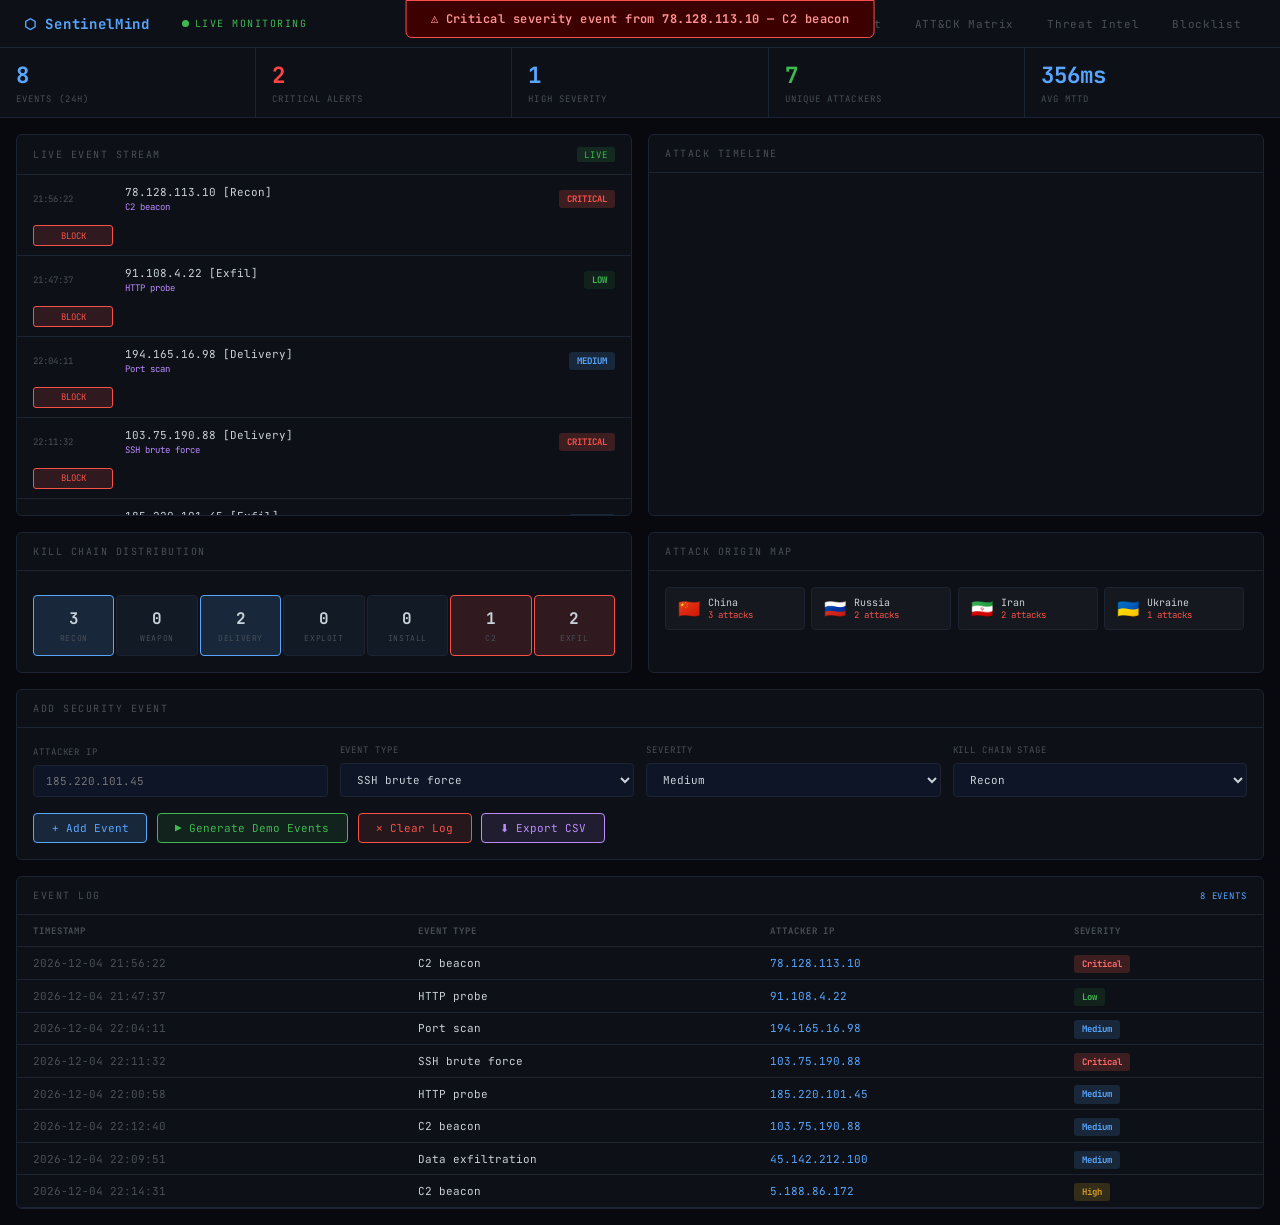
<file: index.html>
<!DOCTYPE html>
<html lang="en">
<head>
  <meta charset="UTF-8">
  <meta name="viewport" content="width=device-width, initial-scale=1.0">
  <title>SentinelMind — SOC Dashboard</title>
  <link href="https://fonts.googleapis.com/css2?family=JetBrains+Mono:wght@400;500&display=swap" rel="stylesheet">
  <link rel="stylesheet" href="css/dashboard.css">
</head>
<body>
  <div id="alertBanner" style="display:none;position:fixed;top:0;left:50%;transform:translateX(-50%);z-index:999;background:#3d0000;border:1px solid #f85149;color:#ff9492;padding:10px 24px;border-radius:0 0 6px 6px;font-size:12px;font-weight:600;letter-spacing:.04em"></div>

  <nav class="topnav">
    <div class="nav-brand">⬡ SentinelMind</div>
    <div class="nav-status">
      <span class="live-dot"></span> LIVE MONITORING
    </div>
    <div class="nav-tabs">
      <button class="tab active" data-view="overview">Overview</button>
      <button class="tab" data-view="threats">Threats</button>
      <button class="tab" data-view="honeypot">Honeypot</button>
      <button class="tab" data-view="mitre">ATT&CK Matrix</button>
      <button class="tab" data-view="intel">Threat Intel</button>
      <button class="tab" data-view="blocklist">Blocklist</button>
    </div>
  </nav>

  <!-- KPI BAR -->
  <div class="kpi-bar">
    <div class="kpi kpi-clickable" onclick="toggleFilter('all')" id="kpib-all"><span class="kpi-num" id="kpi-events">0</span><span class="kpi-lbl">Events (24h)</span></div>
    <div class="kpi kpi-critical kpi-clickable" onclick="toggleFilter('Critical')" id="kpib-critical"><span class="kpi-num" id="kpi-critical">0</span><span class="kpi-lbl">Critical Alerts</span></div>
    <div class="kpi kpi-clickable" onclick="toggleFilter('High')" id="kpib-high"><span class="kpi-num" id="kpi-attackers">0</span><span class="kpi-lbl">High Severity</span></div>
    <div class="kpi kpi-green kpi-clickable" onclick="toggleFilter('unique')" id="kpib-unique"><span class="kpi-num" id="kpi-detect">0</span><span class="kpi-lbl">Unique Attackers</span></div>
    <div class="kpi"><span class="kpi-num" id="kpi-mttd">0ms</span><span class="kpi-lbl">Avg MTTD</span></div>
  </div>

  <main class="main-content">

    <!-- VIEW: OVERVIEW -->
    <div id="view-overview" class="view active">
      <div class="dash-grid">
        <div class="panel panel-feed">
          <div class="panel-header">
            <span>Live Event Stream</span>
            <span class="badge-live">LIVE</span>
          </div>
          <div class="event-feed" id="eventFeed"></div>
        </div>
        <div class="panel">
          <div class="panel-header">Attack Timeline</div>
          <canvas id="timelineCanvas" style="padding:1rem"></canvas>
        </div>
        <div class="panel">
          <div class="panel-header">Kill Chain Distribution</div>
          <div class="kill-chain" id="killChain"></div>
        </div>
        <div class="panel">
          <div class="panel-header">Attack Origin Map</div>
          <div id="geoGrid" style="padding:1rem;display:flex;flex-wrap:wrap;gap:.4rem;align-content:flex-start"></div>
        </div>
      </div>

      <!-- ADD EVENT FORM -->
      <div class="panel" style="margin-top:1rem">
        <div class="panel-header">Add Security Event</div>
        <div style="padding:1rem;display:grid;grid-template-columns:1fr 1fr 1fr 1fr;gap:.75rem;align-items:end">
          <div>
            <div style="font-size:9px;color:var(--muted);text-transform:uppercase;letter-spacing:.1em;margin-bottom:.4rem">Attacker IP</div>
            <input id="f-ip" type="text" placeholder="185.220.101.45" style="width:100%;background:#0d1526;border:1px solid var(--border);color:var(--text);padding:.5rem .75rem;border-radius:4px;font-family:'JetBrains Mono',monospace;font-size:11px;outline:none" onfocus="this.style.borderColor='var(--accent)'" onblur="this.style.borderColor='var(--border)'">
          </div>
          <div>
            <div style="font-size:9px;color:var(--muted);text-transform:uppercase;letter-spacing:.1em;margin-bottom:.4rem">Event Type</div>
            <select id="f-type" style="width:100%;background:#0d1526;border:1px solid var(--border);color:var(--text);padding:.5rem .75rem;border-radius:4px;font-family:'JetBrains Mono',monospace;font-size:11px;outline:none">
              <option>SSH brute force</option>
              <option>Port scan</option>
              <option>HTTP probe</option>
              <option>C2 beacon</option>
              <option>Data exfiltration</option>
              <option>Lateral movement</option>
              <option>Privilege escalation</option>
              <option>Malware download</option>
            </select>
          </div>
          <div>
            <div style="font-size:9px;color:var(--muted);text-transform:uppercase;letter-spacing:.1em;margin-bottom:.4rem">Severity</div>
            <select id="f-sev" style="width:100%;background:#0d1526;border:1px solid var(--border);color:var(--text);padding:.5rem .75rem;border-radius:4px;font-family:'JetBrains Mono',monospace;font-size:11px;outline:none">
              <option>Low</option><option selected>Medium</option><option>High</option><option>Critical</option>
            </select>
          </div>
          <div>
            <div style="font-size:9px;color:var(--muted);text-transform:uppercase;letter-spacing:.1em;margin-bottom:.4rem">Kill Chain Stage</div>
            <select id="f-stage" style="width:100%;background:#0d1526;border:1px solid var(--border);color:var(--text);padding:.5rem .75rem;border-radius:4px;font-family:'JetBrains Mono',monospace;font-size:11px;outline:none">
              <option>Recon</option><option>Weapon</option><option>Delivery</option>
              <option>Exploit</option><option>Install</option><option>C2</option><option>Exfil</option>
            </select>
          </div>
        </div>
        <div style="padding:0 1rem 1rem;display:flex;gap:.6rem;flex-wrap:wrap">
          <button onclick="addManualEvent()" style="background:rgba(88,166,255,.15);border:1px solid var(--accent);color:var(--accent);padding:.45rem 1.1rem;border-radius:4px;font-family:'JetBrains Mono',monospace;font-size:11px;cursor:pointer">+ Add Event</button>
          <button onclick="generateDemoEvents()" style="background:rgba(63,185,80,.1);border:1px solid var(--green);color:var(--green);padding:.45rem 1.1rem;border-radius:4px;font-family:'JetBrains Mono',monospace;font-size:11px;cursor:pointer">▶ Generate Demo Events</button>
          <button onclick="clearAllEvents()" style="background:rgba(248,81,73,.1);border:1px solid var(--red);color:var(--red);padding:.45rem 1.1rem;border-radius:4px;font-family:'JetBrains Mono',monospace;font-size:11px;cursor:pointer">✕ Clear Log</button>
          <button onclick="exportCSV()" style="background:rgba(188,140,255,.1);border:1px solid var(--purple);color:var(--purple);padding:.45rem 1.1rem;border-radius:4px;font-family:'JetBrains Mono',monospace;font-size:11px;cursor:pointer">⬇ Export CSV</button>
        </div>
      </div>

      <!-- EVENT LOG TABLE -->
      <div class="panel" style="margin-top:1rem">
        <div class="panel-header">
          <span>Event Log</span>
          <span id="filterLabel" style="color:var(--accent);font-size:9px;letter-spacing:.1em"></span>
        </div>
        <div style="overflow-x:auto">
          <table style="width:100%;border-collapse:collapse">
            <thead>
              <tr>
                <th style="font-size:9px;color:var(--muted);text-transform:uppercase;letter-spacing:.1em;padding:.6rem 1rem;text-align:left;border-bottom:1px solid var(--border)">Timestamp</th>
                <th style="font-size:9px;color:var(--muted);text-transform:uppercase;letter-spacing:.1em;padding:.6rem 1rem;text-align:left;border-bottom:1px solid var(--border)">Event Type</th>
                <th style="font-size:9px;color:var(--muted);text-transform:uppercase;letter-spacing:.1em;padding:.6rem 1rem;text-align:left;border-bottom:1px solid var(--border)">Attacker IP</th>
                <th style="font-size:9px;color:var(--muted);text-transform:uppercase;letter-spacing:.1em;padding:.6rem 1rem;text-align:left;border-bottom:1px solid var(--border)">Severity</th>
              </tr>
            </thead>
            <tbody id="eventTableBody"></tbody>
          </table>
          <div id="eventTableEmpty" style="text-align:center;padding:2rem;color:var(--muted);font-size:11px">No events yet. Add one above or generate demo data.</div>
        </div>
      </div>
    </div>

    <!-- VIEW: THREATS -->
    <div id="view-threats" class="view">
      <div class="panel">
        <div class="panel-header">Active Threat Campaigns</div>
        <div id="threatsList"></div>
      </div>
    </div>

    <!-- VIEW: HONEYPOT -->
    <div id="view-honeypot" class="view">
      <div class="dash-grid">
        <div class="panel"><div class="panel-header">SSH Honeypot Sessions</div><div id="sshSessions"></div></div>
        <div class="panel"><div class="panel-header">HTTP Probe Log</div><div id="httpProbes"></div></div>
      </div>
    </div>

    <!-- VIEW: MITRE MATRIX -->
    <div id="view-mitre" class="view">
      <div class="panel">
        <div class="panel-header">MITRE ATT&CK Coverage Heatmap</div>
        <div id="mitreMatrix" class="mitre-matrix"></div>
      </div>
    </div>

    <!-- VIEW: INTEL -->
    <div id="view-intel" class="view">
      <div class="dash-grid">
        <div class="panel">
          <div class="panel-header">IOC Lookup</div>
          <div style="padding:1rem">
            <input id="iocInput" placeholder="Enter IP / hash / domain..." style="width:100%;background:#0d1526;border:1px solid var(--border);color:var(--text);padding:.65rem 1rem;border-radius:4px;font-family:'JetBrains Mono',monospace;font-size:11px;outline:none;box-sizing:border-box;margin-bottom:.75rem" onfocus="this.style.borderColor='var(--accent)'" onblur="this.style.borderColor='var(--border)'"/>
            <button onclick="checkIOC()" style="background:rgba(88,166,255,.15);border:1px solid var(--accent);color:var(--accent);padding:.45rem 1.1rem;border-radius:4px;font-family:'JetBrains Mono',monospace;font-size:11px;cursor:pointer">Check IOC</button>
          </div>
          <div id="iocResult"></div>
        </div>
        <div class="panel">
          <div class="panel-header">Feed Summary</div>
          <div id="feedSummary"></div>
        </div>
      </div>
    </div>

    <!-- VIEW: BLOCKLIST -->
    <div id="view-blocklist" class="view">
      <div class="panel">
        <div class="panel-header">
          <span>Blocked IPs</span>
          <span id="blockedCount" style="color:var(--red);font-size:9px">0 blocked</span>
        </div>
        <div style="padding:1rem;color:var(--muted);font-size:10px;border-bottom:1px solid var(--border)">
          Click <strong style="color:var(--red)">BLOCK</strong> on any event in the Live Event Stream to add an IP. Blocked IPs are flagged across the entire event log.
        </div>
        <div id="blocklistPanel"></div>
      </div>
    </div>

  </main>

  <script src="js/charts.js"></script>
  <script src="js/mitre.js"></script>
  <script src="js/threatmap.js"></script>
  <script src="js/app.js"></script>
</body>
</html>
</file>
<file: css/dashboard.css>
:root {
  --bg: #07090f;
  --panel: #0d1117;
  --border: #1c2333;
  --accent: #58a6ff;
  --green: #3fb950;
  --red: #f85149;
  --yellow: #d29922;
  --purple: #bc8cff;
  --text: #c9d1d9;
  --muted: #484f58;
  --critical: #ff4444;
}
* { box-sizing: border-box; margin: 0; padding: 0; }
body { background: var(--bg); color: var(--text); font-family: 'JetBrains Mono', 'Fira Code', monospace; font-size: 12px; overflow-x: hidden; }

/* Import at top of HTML: JetBrains Mono from Google Fonts */

.topnav {
  height: 48px;
  background: var(--panel);
  border-bottom: 1px solid var(--border);
  display: flex; align-items: center;
  padding: 0 1.5rem; gap: 2rem;
  position: sticky; top: 0; z-index: 100;
}
.nav-brand { font-size: 14px; font-weight: 700; color: var(--accent); letter-spacing: .05em; }
.live-dot { width: 7px; height: 7px; background: var(--green); border-radius: 50%; display: inline-block; animation: blink 1.2s infinite; margin-right: 6px; }
@keyframes blink { 0%,100%{opacity:1} 50%{opacity:.2} }
.nav-status { font-size: 10px; color: var(--green); letter-spacing: .15em; display: flex; align-items: center; }
.nav-tabs { display: flex; gap: .25rem; margin-left: auto; }
.tab { background: none; border: 1px solid transparent; color: var(--muted); padding: .35rem .85rem; border-radius: 4px; cursor: pointer; font-family: inherit; font-size: 11px; letter-spacing: .06em; transition: all .15s; }
.tab:hover { color: var(--text); border-color: var(--border); }
.tab.active { color: var(--accent); border-color: var(--accent); background: rgba(88,166,255,.08); }

.kpi-bar { display: flex; gap: 1px; background: var(--border); border-bottom: 1px solid var(--border); }
.kpi { flex: 1; background: var(--panel); padding: .75rem 1rem; display: flex; flex-direction: column; gap: .2rem; }
.kpi-num { font-size: 1.4rem; font-weight: 700; color: var(--accent); }
.kpi-lbl { font-size: 9px; color: var(--muted); text-transform: uppercase; letter-spacing: .12em; }
.kpi-critical .kpi-num { color: var(--critical); }
.kpi-green .kpi-num { color: var(--green); }

.main-content { padding: 1rem; }
.view { display: none; }
.view.active { display: block; }
.dash-grid { display: grid; grid-template-columns: 1fr 1fr; gap: 1rem; }
@media(max-width:900px){ .dash-grid { grid-template-columns: 1fr; } }

.panel { background: var(--panel); border: 1px solid var(--border); border-radius: 6px; overflow: hidden; }
.panel-header { font-size: 10px; letter-spacing: .15em; text-transform: uppercase; color: var(--muted); padding: .75rem 1rem; border-bottom: 1px solid var(--border); display: flex; align-items: center; justify-content: space-between; }
.badge-live { background: rgba(63,185,80,.15); color: var(--green); font-size: 9px; padding: .1rem .45rem; border-radius: 3px; letter-spacing: .1em; }
.panel-feed { grid-column: span 1; }

.event-feed { height: 340px; overflow-y: auto; }
.event-feed::-webkit-scrollbar { width: 3px; }
.event-feed::-webkit-scrollbar-thumb { background: var(--border); }
.event-item { padding: .6rem 1rem; border-bottom: 1px solid var(--border); display: grid; grid-template-columns: 80px 1fr auto; gap: .75rem; align-items: center; animation: slideIn .3s ease; }
@keyframes slideIn { from{opacity:0;transform:translateX(-8px)} to{opacity:1;transform:translateX(0)} }
.event-time { font-size: 9px; color: var(--muted); }
.event-body { display: flex; flex-direction: column; gap: .15rem; }
.event-ip { font-size: 11px; color: var(--text); }
.event-tech { font-size: 9px; color: var(--purple); }
.risk-badge { font-size: 9px; font-weight: 700; padding: .2rem .5rem; border-radius: 3px; text-align: center; }
.risk-CRITICAL { background: rgba(248,81,73,.2); color: var(--red); }
.risk-HIGH { background: rgba(210,153,34,.2); color: var(--yellow); }
.risk-MEDIUM { background: rgba(88,166,255,.15); color: var(--accent); }
.risk-LOW { background: rgba(63,185,80,.1); color: var(--green); }

.kill-chain { padding: 1rem; }
.kc-stages { display: flex; gap: 2px; margin-top: .5rem; }
.kc-stage { flex: 1; text-align: center; padding: .75rem .25rem; border-radius: 4px; background: rgba(88,166,255,.06); border: 1px solid var(--border); transition: all .3s; cursor: default; }
.kc-stage.active { background: rgba(88,166,255,.15); border-color: var(--accent); }
.kc-stage.critical { background: rgba(248,81,73,.15); border-color: var(--red); }
.kc-num { font-size: 16px; font-weight: 700; }
.kc-name { font-size: 8px; color: var(--muted); text-transform: uppercase; letter-spacing: .08em; margin-top: .25rem; }

.mitre-matrix { padding: 1rem; overflow-x: auto; }
.mitre-tactics { display: flex; gap: 4px; min-width: 900px; }
.mitre-tactic-col { flex: 1; display: flex; flex-direction: column; gap: 3px; }
.mitre-tactic-hdr { font-size: 8px; color: var(--accent); text-transform: uppercase; letter-spacing: .08em; padding: .4rem; background: rgba(88,166,255,.08); border-radius: 3px; text-align: center; margin-bottom: 4px; }
.mitre-cell { padding: .35rem; border-radius: 3px; font-size: 8px; color: var(--text); background: rgba(255,255,255,.03); border: 1px solid rgba(255,255,255,.05); cursor: pointer; transition: all .15s; line-height: 1.3; }
.mitre-cell:hover { background: rgba(88,166,255,.12); border-color: var(--accent); color: var(--accent); }
.mitre-cell.detected { background: rgba(248,81,73,.15); border-color: rgba(248,81,73,.4); color: #ff6b6b; }
.mitre-cell.monitored { background: rgba(210,153,34,.1); border-color: rgba(210,153,34,.3); }

#iocInput { width: 100%; background: var(--bg); border: 1px solid var(--border); color: var(--text); padding: .65rem 1rem; border-radius: 4px; font-family: inherit; font-size: 11px; outline: none; margin: 1rem; width: calc(100% - 2rem); }
#iocInput:focus { border-color: var(--accent); }

.kpi-clickable { cursor: pointer; transition: background .15s, border .15s; }
.kpi-clickable:hover { background: #131d2e; }
.kpi-clickable.kpi-active { border-bottom: 2px solid var(--accent); }
.sev-critical { background: rgba(248,81,73,.2); color: #ff6b6b; font-size:9px; font-weight:700; padding:.2rem .5rem; border-radius:3px; }
.sev-high { background: rgba(210,153,34,.2); color: var(--yellow); font-size:9px; font-weight:700; padding:.2rem .5rem; border-radius:3px; }
.sev-medium { background: rgba(88,166,255,.15); color: var(--accent); font-size:9px; font-weight:700; padding:.2rem .5rem; border-radius:3px; }
.sev-low { background: rgba(63,185,80,.1); color: var(--green); font-size:9px; font-weight:700; padding:.2rem .5rem; border-radius:3px; }
</file>
